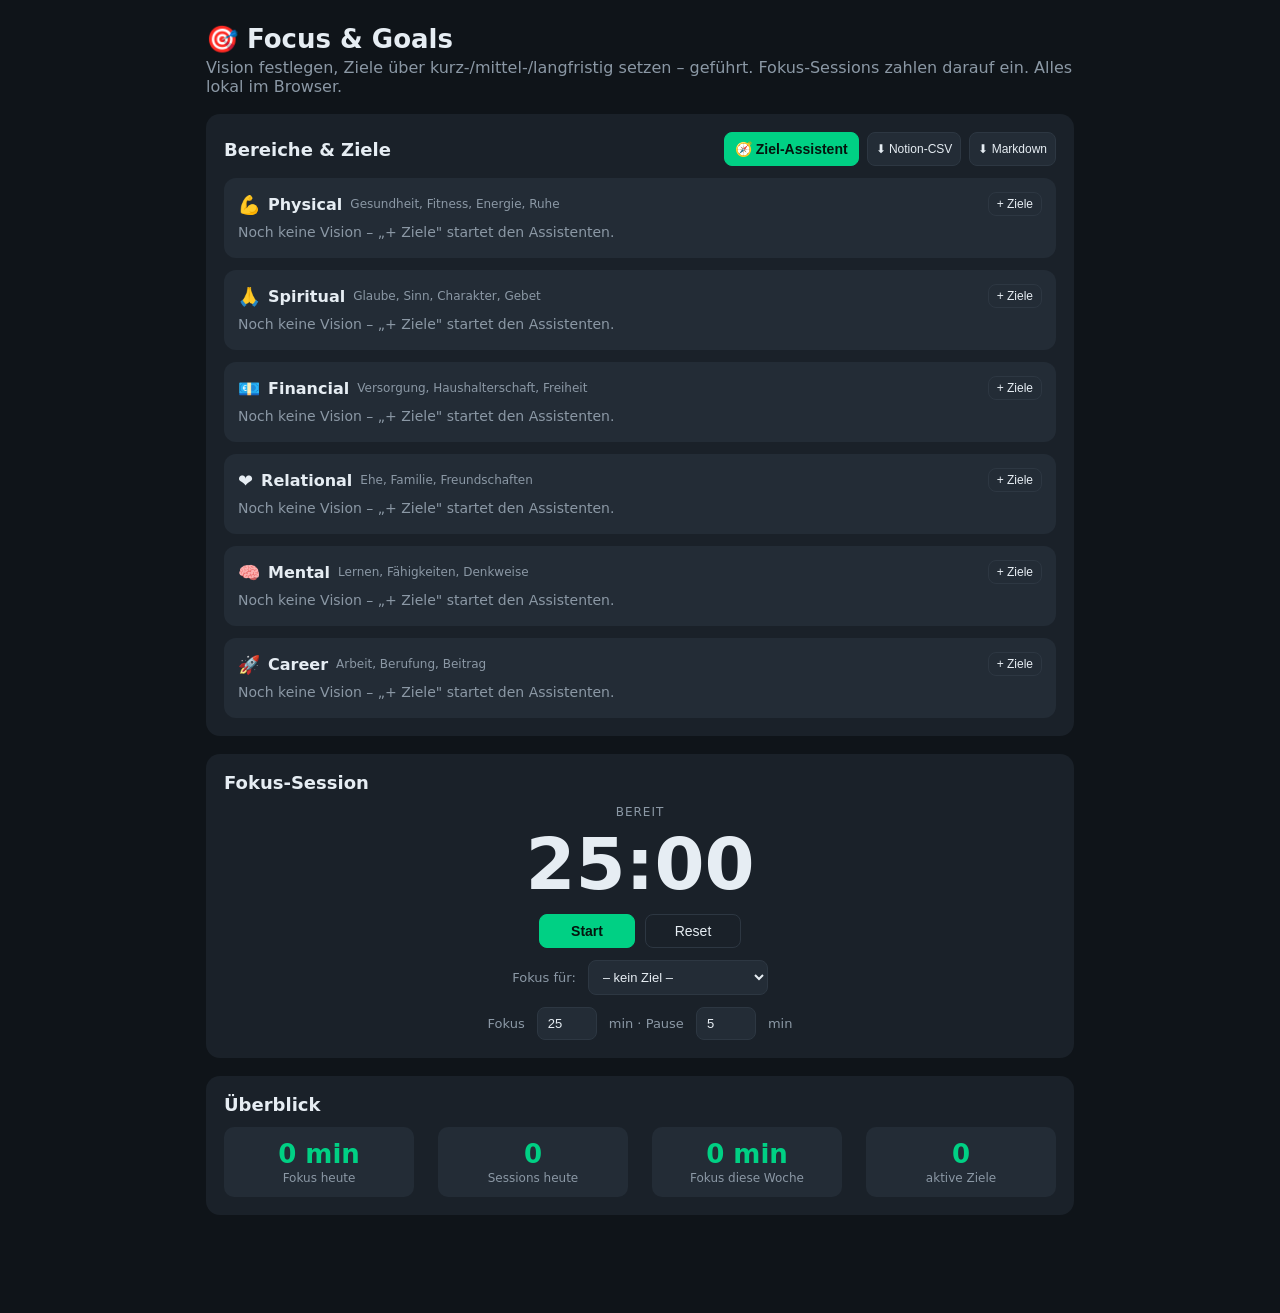
<file: docs/index.html>
<!doctype html>
<html lang="de">
<head>
<meta charset="UTF-8">
<meta name="viewport" content="width=device-width, initial-scale=1.0">
<title>Focus & Goals</title>
<style>
:root {
  --bg: #0f1419;
  --panel: #1a2129;
  --panel2: #232c36;
  --line: #2d3742;
  --text: #e6edf3;
  --muted: #8b98a5;
  --accent: #00d084;
  --accent2: #4aa8ff;
  --warn: #e0b13a;
  --danger: #d65a6e;
}
* { box-sizing: border-box; }
body {
  margin: 0;
  font-family: system-ui, -apple-system, "Segoe UI", Roboto, sans-serif;
  background: var(--bg); color: var(--text);
}
.app { max-width: 900px; margin: 0 auto; padding: 24px 16px 80px; }

header h1 { margin: 0 0 4px; font-size: 26px; }
.sub { color: var(--muted); margin: 0 0 18px; }

section { background: var(--panel); border-radius: 14px; padding: 18px; margin-bottom: 18px; }
h2 { margin: 0 0 12px; font-size: 18px; }
h3 { font-size: 14px; color: var(--muted); margin: 14px 0 6px; }

button, input, select {
  background: var(--panel2); color: var(--text);
  border: 1px solid var(--line); border-radius: 8px; padding: 8px 10px; font-size: 14px;
}
button { cursor: pointer; }
button:hover { border-color: var(--accent); }
button.primary { background: var(--accent); color: #04150e; border-color: var(--accent); font-weight: 600; }
button.ghost { background: transparent; }
button.sm { padding: 4px 8px; font-size: 12px; }
input::placeholder { color: var(--muted); }

/* ---- Focus timer ---- */
.focus { text-align: center; }
.timer-mode { color: var(--muted); text-transform: uppercase; letter-spacing: 1px; font-size: 12px; }
.timer-display { font-size: 72px; font-weight: 700; font-variant-numeric: tabular-nums; line-height: 1.1; margin: 6px 0; }
.timer-display.work { color: var(--accent); }
.timer-display.break { color: var(--accent2); }
.timer-display.idle { color: var(--text); }
.timer-controls { display: flex; gap: 10px; justify-content: center; flex-wrap: wrap; margin: 10px 0 4px; }
.timer-controls button { min-width: 96px; }
.focus-row { display: flex; gap: 12px; justify-content: center; align-items: center; flex-wrap: wrap; margin-top: 12px; color: var(--muted); font-size: 13px; }
.focus-row select, .focus-row input { font-size: 13px; }
.focus-row input.mins { width: 60px; }
.linkgoal select { min-width: 180px; }

.today { display: flex; gap: 24px; flex-wrap: wrap; }
.stat { background: var(--panel2); border-radius: 10px; padding: 12px 16px; flex: 1; min-width: 120px; text-align: center; }
.stat .num { font-size: 26px; font-weight: 700; color: var(--accent); }
.stat .lbl { color: var(--muted); font-size: 12px; margin-top: 2px; }

/* ---- Goals ---- */
.goal { background: var(--panel2); border-radius: 12px; padding: 14px; margin-bottom: 12px; border-left: 4px solid var(--accent); }
.goal.done { opacity: 0.6; }
.goal-head { display: flex; align-items: center; gap: 10px; }
.goal-title { font-size: 16px; font-weight: 600; flex: 1; }
.goal-meta { color: var(--muted); font-size: 12px; }
.goal-actions { display: flex; gap: 6px; flex-wrap: wrap; }
.bar { height: 8px; background: var(--line); border-radius: 5px; overflow: hidden; margin: 10px 0 6px; }
.bar > span { display: block; height: 100%; background: var(--accent); }
.goal-stats { display: flex; gap: 16px; color: var(--muted); font-size: 12px; margin-top: 6px; flex-wrap: wrap; }
.miles { list-style: none; margin: 8px 0 0; padding: 0; }
.miles li { display: flex; align-items: center; gap: 8px; padding: 4px 0; }
.miles li.done span.mt { text-decoration: line-through; color: var(--muted); }
.miles .mt { flex: 1; }
.addrow { display: flex; gap: 8px; flex-wrap: wrap; margin-top: 8px; }
.addrow input { flex: 1; min-width: 140px; }
.due-soon { color: var(--warn); }
.due-over { color: var(--danger); }
.muted { color: var(--muted); }
.flash { animation: flash 0.8s ease 3; }
@keyframes flash { 50% { background: rgba(0,208,132,0.25); } }

.small { font-size: 12px; }
textarea { width: 100%; background: var(--panel2); color: var(--text); border: 1px solid var(--line); border-radius: 8px; padding: 10px; font: inherit; resize: vertical; }
label.fld { display: block; margin: 10px 0; font-size: 13px; color: var(--muted); }
label.fld input { display: block; width: 100%; margin-top: 4px; }

/* Areas overview */
.areas-head { display: flex; align-items: center; justify-content: space-between; gap: 10px; flex-wrap: wrap; }
.areas-head h2 { margin: 0; }
.areas-actions { display: flex; gap: 8px; flex-wrap: wrap; }
.area { background: var(--panel2); border-radius: 12px; padding: 14px; margin-top: 12px; }
.area-h { display: flex; align-items: center; gap: 8px; flex-wrap: wrap; }
.ai { font-size: 18px; }
.vision { margin: 8px 0 4px; font-size: 14px; }
.hz { margin-top: 10px; }
.hz-lbl { font-size: 12px; text-transform: uppercase; letter-spacing: .5px; color: var(--accent2); margin-bottom: 4px; }
.hz-lbl.muted { color: var(--muted); }

.season { background: linear-gradient(135deg, rgba(0,208,132,0.18), rgba(74,168,255,0.12)); border: 1px solid var(--accent); border-radius: 12px; padding: 12px 16px; margin: 12px 0; }
.season-lbl { color: var(--accent); font-weight: 700; font-size: 13px; }
.season-goal { font-size: 18px; font-weight: 700; margin: 2px 0; }

.goal { background: var(--panel); border-radius: 10px; padding: 12px; margin-bottom: 8px; border-left: 4px solid var(--line); }
.goal.season-pri { border-left-color: var(--accent); }
.goal.done { opacity: 0.55; }
.goal-head { display: flex; align-items: center; gap: 8px; }
.goal-title { font-size: 15px; font-weight: 600; flex: 1; }
.goal-actions { display: flex; gap: 4px; }
.goal-meta { color: var(--muted); font-size: 12px; margin-top: 4px; display: flex; gap: 8px; flex-wrap: wrap; }
.bar { height: 7px; background: var(--line); border-radius: 5px; overflow: hidden; margin: 8px 0 4px; }
.bar > span { display: block; height: 100%; background: var(--accent); }
.goal-stats { display: flex; gap: 14px; color: var(--muted); font-size: 12px; }
.miles { list-style: none; margin: 8px 0 0; padding: 0; }
.miles li { display: flex; align-items: center; gap: 8px; padding: 3px 0; }
.miles li.done .mt { text-decoration: line-through; color: var(--muted); }
.miles .mt { flex: 1; }
.addrow { display: flex; gap: 8px; margin-top: 8px; }
.addrow input { flex: 1; }
.due-soon { color: var(--warn); } .due-over { color: var(--danger); }

/* Wizard */
.wiz-top { display: flex; justify-content: space-between; align-items: center; margin-bottom: 6px; }
.wiz-prog { color: var(--muted); font-size: 12px; }
.area-pick { display: grid; grid-template-columns: repeat(auto-fit, minmax(150px,1fr)); gap: 10px; margin-top: 12px; }
.area-btn { display: flex; flex-direction: column; align-items: flex-start; gap: 2px; padding: 14px; text-align: left; }
.area-btn .ai { font-size: 22px; }
.area-btn small { color: var(--muted); font-weight: 400; }
.wiz-nav { display: flex; justify-content: space-between; gap: 10px; margin-top: 16px; }
.wiz-nav button:only-child { margin-left: auto; }
.review { margin: 8px 0 0; padding-left: 18px; line-height: 1.7; }

</style>
</head>
<body>
<div class="app">
  <header>
    <h1>🎯 Focus &amp; Goals</h1>
    <p class="sub">Vision festlegen, Ziele über kurz-/mittel-/langfristig setzen – geführt. Fokus-Sessions zahlen darauf ein. Alles lokal im Browser.</p>
  </header>
  <section id="wizard" style="display:none"></section>
  <section id="areas"></section>
  <section id="focusCard"></section>
  <section id="overview"></section>
</div>
<script>
/* Focus & Goals – geführter Ziel-Assistent (Vision → Ziele über 3 Horizonte).
   Vanilla JS, alles lokal im Browser. */
(function () {
  'use strict'

  // ---------- Bereiche (aus "FULL FOCUS") ----------
  var SEED_AREAS = [
    { id:'physical',  name:'Physical',   desc:'Gesundheit, Fitness, Energie, Ruhe' },
    { id:'spiritual', name:'Spiritual',  desc:'Glaube, Sinn, Charakter, Gebet' },
    { id:'financial', name:'Financial',  desc:'Versorgung, Haushalterschaft, Freiheit' },
    { id:'relational',name:'Relational', desc:'Ehe, Familie, Freundschaften' },
    { id:'mental',    name:'Mental',     desc:'Lernen, Fähigkeiten, Denkweise' },
    { id:'career',    name:'Career',     desc:'Arbeit, Berufung, Beitrag' },
  ]
  var AREA_ICON = { physical:'💪', spiritual:'🙏', financial:'💶', relational:'❤️', mental:'🧠', career:'🚀' }

  // ---------- Zeithorizonte (Goal = Vision + Timeline) ----------
  var HORIZONS = [
    { key:'long',  label:'Langfristig',   span:'~1 Jahr',
      q:'Dein 1-Jahres-Ziel', hint:'Die Vision mit Zeitachse: Was willst du in rund einem Jahr erreicht haben? Mach es SMART – konkret und messbar.' },
    { key:'mid',   label:'Mittelfristig', span:'1–3 Monate',
      q:'Dein 1–3-Monats-Ziel', hint:'Welcher Meilenstein in 1–3 Monaten bringt dich dem Jahresziel spürbar näher?' },
    { key:'short', label:'Kurzfristig',   span:'1–2 Wochen',
      q:'Dein 1–2-Wochen-Ziel', hint:'Was ist der nächste konkrete Schritt für die nächsten 1–2 Wochen?' },
  ]
  function horizon(key){ return HORIZONS.find(function(h){return h.key===key}) }

  // ---------- State ----------
  var KEY = 'focus-goals-v2'
  var state = load()
  function defaults(){
    return { settings:{workMin:25,breakMin:5}, areas:SEED_AREAS.map(function(a){return {id:a.id,name:a.name,desc:a.desc,vision:''}}), goals:[], sessions:[] }
  }
  function load(){
    try{ var r=localStorage.getItem(KEY); if(r){ var s=JSON.parse(r); s.settings=s.settings||{workMin:25,breakMin:5}; s.areas=s.areas||defaults().areas; s.goals=s.goals||[]; s.sessions=s.sessions||[]; return s } }catch(e){}
    return defaults()
  }
  function save(){ try{ localStorage.setItem(KEY, JSON.stringify(state)) }catch(e){} }
  function uid(){ return Math.random().toString(36).slice(2,9)+(state.goals.length+state.sessions.length) }

  // ---------- UI-Runtime (nicht persistiert) ----------
  var timer = { mode:'idle', remaining:0, running:false, goalId:'', intId:null }
  var wiz = { open:false, step:0, areaId:'', draft:null }
  var WSTEPS = ['area','vision','long','mid','short','done']

  // ---------- Helpers ----------
  function el(id){ return document.getElementById(id) }
  function esc(s){ return String(s).replace(/[&<>"]/g,function(c){return{'&':'&amp;','<':'&lt;','>':'&gt;','"':'&quot;'}[c]}) }
  function pad(n){ return (n<10?'0':'')+n }
  function fmt(secs){ return pad(Math.floor(secs/60))+':'+pad(secs%60) }
  function ymd(d){ return d.getFullYear()+'-'+pad(d.getMonth()+1)+'-'+pad(d.getDate()) }
  function addDays(n){ var d=new Date(); d.setDate(d.getDate()+n); return ymd(d) }
  function addMonths(n){ var d=new Date(); d.setMonth(d.getMonth()+n); return ymd(d) }
  function addYears(n){ var d=new Date(); d.setFullYear(d.getFullYear()+n); return ymd(d) }
  function defDeadline(key){ return key==='long'?addYears(1):key==='mid'?addMonths(2):addDays(14) }
  function startOfWeek(d){ var x=new Date(d); var day=(x.getDay()+6)%7; x.setHours(0,0,0,0); x.setDate(x.getDate()-day); return x.getTime() }
  function isToday(ts){ var d=new Date(); d.setHours(0,0,0,0); return ts>=d.getTime() }
  function isThisWeek(ts){ return ts>=startOfWeek(new Date()) }
  function areaById(id){ return state.areas.find(function(a){return a.id===id}) }
  function goalById(id){ return state.goals.find(function(g){return g.id===id}) }
  function goalsOfArea(id){ return state.goals.filter(function(g){return g.areaId===id}) }
  function goalFocus(id){ var min=0,c=0; state.sessions.forEach(function(s){ if(s.goalId===id){min+=s.min;c++} }); return {min:min,count:c} }
  function totalMin(f){ var m=0; state.sessions.forEach(function(s){ if(f(s.ts)) m+=s.min }); return m }
  function sessCount(f){ var c=0; state.sessions.forEach(function(s){ if(f(s.ts)) c++ }); return c }
  function humanMin(min){ if(min<60)return min+' min'; var h=Math.floor(min/60),m=min%60; return h+' h'+(m?' '+m+' min':'') }
  function goalProgress(g){ if(g.status==='done')return 100; if(!g.milestones||!g.milestones.length)return 0; return Math.round(g.milestones.filter(function(m){return m.done}).length/g.milestones.length*100) }
  function seasonGoal(){ return state.goals.find(function(g){return g.seasonPriority && g.status!=='done'}) }

  // ---------- Export (Notion) ----------
  var HZ_LABEL = { long:'Langfristig (~1 Jahr)', mid:'Mittelfristig (1–3 Monate)', short:'Kurzfristig (1–2 Wochen)' }
  function download(name, text, mime){
    try{
      var b=new Blob([text],{type:mime+';charset=utf-8'}), u=URL.createObjectURL(b)
      var a=document.createElement('a'); a.href=u; a.download=name; document.body.appendChild(a); a.click(); a.remove(); URL.revokeObjectURL(u)
    }catch(e){ alert('Download nicht möglich: '+e) }
  }
  function csvCell(v){ v=(v==null?'':String(v)); return '"'+v.replace(/"/g,'""')+'"' }
  function exportCSV(){
    var head=['Bereich','Vision','Horizont','Ziel','Messbar','Deadline','Fortschritt %','Status','Saison-Prioritaet','Fokus (min)']
    var rows=[head.map(csvCell).join(',')]
    state.areas.forEach(function(a){
      goalsOfArea(a.id).forEach(function(g){
        rows.push([ a.name, a.vision||'', HZ_LABEL[g.horizon]||g.horizon, g.title, g.measurable||'',
          g.deadline||'', goalProgress(g), g.status==='done'?'Erledigt':'Aktiv',
          g.seasonPriority?'Ja':'', goalFocus(g.id).min ].map(csvCell).join(','))
      })
    })
    download('focus-goals.csv', '﻿'+rows.join('\r\n'), 'text/csv')
  }
  function buildMarkdown(){
    var lines=['# Focus & Goals — Export ('+new Date().toLocaleDateString('de')+')','']
    var sg=seasonGoal()
    if(sg){ var sa=areaById(sg.areaId); lines.push('> ★ **Diese Saison – die eine Sache:** '+(sa?sa.name+': ':'')+sg.title,'') }
    state.areas.forEach(function(a){
      var goals=goalsOfArea(a.id)
      if(!a.vision && !goals.length) return
      lines.push('## '+(AREA_ICON[a.id]||'🎯')+' '+a.name)
      if(a.vision) lines.push('**Vision:** '+a.vision)
      HORIZONS.forEach(function(hz){
        var list=goals.filter(function(g){return g.horizon===hz.key})
        if(!list.length) return
        lines.push('','### '+hz.label+' · '+hz.span)
        list.forEach(function(g){
          var bits=[]
          if(g.measurable) bits.push('🎯 '+g.measurable)
          if(g.deadline) bits.push('📅 '+g.deadline)
          bits.push(goalProgress(g)+'%')
          if(g.status==='done') bits.push('✅ erledigt')
          if(g.seasonPriority) bits.push('★ Saison')
          lines.push('- **'+g.title+'**'+(bits.length?' — '+bits.join(' · '):''))
          ;(g.milestones||[]).forEach(function(m){ lines.push('    - ['+(m.done?'x':' ')+'] '+m.text) })
        })
      })
      lines.push('')
    })
    return lines.join('\n')
  }
  function exportMarkdown(){
    var md=buildMarkdown()
    if(navigator.clipboard && navigator.clipboard.writeText){
      navigator.clipboard.writeText(md).then(function(){ alert('Markdown in die Zwischenablage kopiert.\n\nIn Notion: neue Seite öffnen und einfügen (Cmd/Ctrl+V).') },
        function(){ download('focus-goals.md', md, 'text/markdown') })
    } else download('focus-goals.md', md, 'text/markdown')
  }

  // ---------- Timer ----------
  function beep(){ try{ var c=new (window.AudioContext||window.webkitAudioContext)(),o=c.createOscillator(),g=c.createGain(); o.connect(g);g.connect(c.destination); o.type='sine';o.frequency.value=660;g.gain.value=0.15;o.start();o.stop(c.currentTime+0.25) }catch(e){} }
  function stopInt(){ if(timer.intId){clearInterval(timer.intId);timer.intId=null} }
  function tick(){
    if(timer.remaining>0){ timer.remaining--; renderTimer(); return }
    stopInt()
    if(timer.mode==='work'){ logSession(); beep(); flash(el('focusCard')); timer.mode='break'; timer.remaining=state.settings.breakMin*60; timer.running=false }
    else if(timer.mode==='break'){ beep(); timer.mode='idle'; timer.remaining=0; timer.running=false }
    renderTimer(); renderOverview(); renderAreas(); setTitle()
  }
  function startTimer(){ if(timer.mode==='idle'){timer.mode='work';timer.remaining=state.settings.workMin*60} timer.running=true; stopInt(); timer.intId=setInterval(tick,1000); renderTimer(); setTitle() }
  function pauseTimer(){ timer.running=false; stopInt(); renderTimer(); setTitle() }
  function resetTimer(){ stopInt(); timer.mode='idle'; timer.remaining=0; timer.running=false; renderTimer(); setTitle() }
  function startBreak(){ timer.mode='break'; timer.remaining=state.settings.breakMin*60; startTimer() }
  function logSession(){ state.sessions.push({id:uid(),ts:Date.now(),min:state.settings.workMin,goalId:timer.goalId||''}); save() }
  function setTitle(){ document.title = (timer.running&&timer.remaining>0) ? fmt(timer.remaining)+' · '+(timer.mode==='work'?'Fokus':'Pause') : 'Focus & Goals' }
  function flash(n){ if(!n)return; n.classList.remove('flash'); void n.offsetWidth; n.classList.add('flash') }

  // ---------- Render: Timer + Overview ----------
  function renderTimer(){
    var disp = timer.mode==='idle'?fmt(state.settings.workMin*60):fmt(timer.remaining)
    var modeLabel = timer.mode==='work'?'Fokus läuft':timer.mode==='break'?'Pause':'Bereit'
    var active = state.goals.filter(function(g){return g.status!=='done'})
    var h='<h2>Fokus-Session</h2>'
    h+='<div class="focus"><div class="timer-mode">'+esc(modeLabel)+'</div><div class="timer-display '+timer.mode+'">'+disp+'</div>'
    h+='<div class="timer-controls">'
    h+= !timer.running ? '<button id="tStart" class="primary">'+(timer.mode==='idle'?'Start':'Weiter')+'</button>' : '<button id="tPause">Pause</button>'
    if(timer.mode==='break'&&!timer.running) h+='<button id="tBreak">Pause starten</button>'
    h+='<button id="tReset" class="ghost">Reset</button></div>'
    h+='<div class="focus-row linkgoal">Fokus für: <select id="tGoal"><option value="">– kein Ziel –</option>'
    active.forEach(function(g){ var a=areaById(g.areaId); h+='<option value="'+g.id+'"'+(g.id===timer.goalId?' selected':'')+'>'+esc((a?a.name+': ':'')+g.title)+'</option>' })
    h+='</select></div>'
    h+='<div class="focus-row">Fokus <input class="mins" id="sWork" type="number" min="1" max="180" value="'+state.settings.workMin+'"> min · Pause <input class="mins" id="sBreak" type="number" min="1" max="60" value="'+state.settings.breakMin+'"> min</div></div>'
    el('focusCard').innerHTML=h
    if(el('tStart'))el('tStart').onclick=startTimer
    if(el('tPause'))el('tPause').onclick=pauseTimer
    if(el('tBreak'))el('tBreak').onclick=startBreak
    el('tReset').onclick=resetTimer
    el('tGoal').onchange=function(){ timer.goalId=this.value }
    el('sWork').onchange=function(){ state.settings.workMin=Math.max(1,Math.min(180,+this.value||25)); save(); if(timer.mode==='idle')renderTimer() }
    el('sBreak').onchange=function(){ state.settings.breakMin=Math.max(1,Math.min(60,+this.value||5)); save() }
  }

  function renderOverview(){
    el('overview').innerHTML='<h2>Überblick</h2><div class="today">'
      +'<div class="stat"><div class="num">'+humanMin(totalMin(isToday))+'</div><div class="lbl">Fokus heute</div></div>'
      +'<div class="stat"><div class="num">'+sessCount(isToday)+'</div><div class="lbl">Sessions heute</div></div>'
      +'<div class="stat"><div class="num">'+humanMin(totalMin(isThisWeek))+'</div><div class="lbl">Fokus diese Woche</div></div>'
      +'<div class="stat"><div class="num">'+state.goals.filter(function(g){return g.status!=="done"}).length+'</div><div class="lbl">aktive Ziele</div></div></div>'
  }

  function dueLabel(due){
    if(!due)return ''
    var d=new Date(due+'T00:00:00'),now=new Date();now.setHours(0,0,0,0)
    var days=Math.round((d-now)/86400000)
    var cls=days<0?'due-over':days<=7?'due-soon':'muted'
    var txt=days<0?('überfällig ('+(-days)+' T)'):days===0?'heute fällig':days===1?'morgen fällig':('in '+days+' Tagen')
    return '<span class="'+cls+'">📅 '+esc(d.toLocaleDateString('de'))+' · '+txt+'</span>'
  }

  // ---------- Render: Ziel-Assistent (Wizard) ----------
  function startWizard(areaId){
    wiz.open=true; wiz.step=areaId?1:0; wiz.areaId=areaId||''
    var a=areaId?areaById(areaId):null
    wiz.draft={ vision:a?a.vision:'', long:{title:'',measurable:'',deadline:''}, mid:{title:'',measurable:'',deadline:''}, short:{title:'',measurable:'',deadline:''} }
    renderWizard(); window.scrollTo(0,0)
  }
  function closeWizard(){ wiz.open=false; renderWizard(); renderAreas() }
  function commitWizard(){
    var a=areaById(wiz.areaId); if(a) a.vision=wiz.draft.vision.trim()
    ;['long','mid','short'].forEach(function(k){
      var d=wiz.draft[k]; if(d.title && d.title.trim()){
        state.goals.push({ id:uid(), areaId:wiz.areaId, horizon:k, title:d.title.trim(), measurable:(d.measurable||'').trim(), deadline:d.deadline||defDeadline(k), why:'', milestones:[], status:'active', seasonPriority:false, created:Date.now() })
      }
    })
    save(); wiz.open=false; renderWizard(); renderAreas(); renderTimer(); renderOverview()
  }

  function renderWizard(){
    var box=el('wizard')
    if(!wiz.open){ box.innerHTML=''; box.style.display='none'; return }
    box.style.display='block'
    var step=WSTEPS[wiz.step]
    var h='<div class="wiz">'
    h+='<div class="wiz-top"><span class="wiz-prog">Schritt '+(wiz.step+1)+' / '+WSTEPS.length+'</span><button id="wClose" class="sm ghost">✕ schließen</button></div>'

    if(step==='area'){
      h+='<h2>🧭 Ziel-Assistent</h2><p class="muted">In welchem Lebensbereich willst du Ziele setzen? Du gehst danach Schritt für Schritt durch: Vision → Langfristig → Mittel → Kurzfristig.</p>'
      h+='<div class="area-pick">'
      state.areas.forEach(function(a){ h+='<button class="area-btn" data-pick="'+a.id+'"><span class="ai">'+(AREA_ICON[a.id]||'🎯')+'</span><b>'+esc(a.name)+'</b><small>'+esc(a.desc)+'</small></button>' })
      h+='</div>'
    } else if(step==='vision'){
      var a=areaById(wiz.areaId)
      h+='<h2>'+(AREA_ICON[a.id]||'🎯')+' Vision · '+esc(a.name)+'</h2>'
      h+='<p class="muted">Deine <b>Vision</b> ist das längerfristige, gewünschte Ergebnis – wohin willst du in „'+esc(a.name)+'"? Noch ohne Datum, ruhig groß denken.</p>'
      h+='<textarea id="wVision" rows="4" placeholder="z. B. „Ich bin körperlich stark, energiegeladen und gesund – ein Vorbild für meine Familie.">'+esc(wiz.draft.vision)+'</textarea>'
    } else if(step==='long'||step==='mid'||step==='short'){
      var hz=horizon(step), d=wiz.draft[step]
      if(!d.deadline) d.deadline=defDeadline(step)
      h+='<h2>'+esc(hz.label)+' · '+esc(hz.span)+'</h2>'
      h+='<p class="muted"><b>Goal = Vision mit Zeitachse.</b> '+esc(hz.hint)+'</p>'
      h+='<label class="fld">Ziel<input id="wTitle" placeholder="'+esc(hz.q)+'…" value="'+esc(d.title)+'"></label>'
      h+='<label class="fld">Messbar (woran erkennst du, dass es erreicht ist?)<input id="wMeas" placeholder="z. B. 5 kg abgenommen / 8.000 € getilgt" value="'+esc(d.measurable)+'"></label>'
      h+='<label class="fld">Deadline<input id="wDue" type="date" value="'+esc(d.deadline)+'"></label>'
      h+='<p class="muted small">Optional – leer lassen und „Weiter", wenn dieser Horizont (noch) nicht dran ist.</p>'
    } else if(step==='done'){
      var a2=areaById(wiz.areaId)
      h+='<h2>✓ Fertig · '+esc(a2.name)+'</h2><p class="muted">Das wird gespeichert:</p><ul class="review">'
      h+='<li><b>Vision:</b> '+(wiz.draft.vision.trim()?esc(wiz.draft.vision.trim()):'<span class="muted">—</span>')+'</li>'
      ;['long','mid','short'].forEach(function(k){ var d=wiz.draft[k]; if(d.title&&d.title.trim()){ var hz=horizon(k); h+='<li><b>'+esc(hz.label)+':</b> '+esc(d.title.trim())+(d.measurable?' · <span class="muted">'+esc(d.measurable)+'</span>':'')+' · '+esc(d.deadline||'')+'</li>' } })
      h+='</ul>'
    }

    // Navigation
    h+='<div class="wiz-nav">'
    if(wiz.step>0 && step!=='area') h+='<button id="wBack" class="ghost">← Zurück</button>'
    if(step==='done') h+='<button id="wSave" class="primary">Speichern</button>'
    else if(step!=='area') h+='<button id="wNext" class="primary">Weiter →</button>'
    h+='</div></div>'
    box.innerHTML=h

    if(el('wClose'))el('wClose').onclick=closeWizard
    box.querySelectorAll('[data-pick]').forEach(function(b){ b.onclick=function(){ wiz.areaId=b.getAttribute('data-pick'); var ar=areaById(wiz.areaId); wiz.draft.vision=ar.vision||''; wiz.step=1; renderWizard() } })
    if(el('wBack'))el('wBack').onclick=function(){ readStep(); wiz.step--; renderWizard() }
    if(el('wNext'))el('wNext').onclick=function(){ readStep(); wiz.step++; renderWizard() }
    if(el('wSave'))el('wSave').onclick=function(){ commitWizard() }
  }
  function readStep(){
    var step=WSTEPS[wiz.step]
    if(step==='vision' && el('wVision')) wiz.draft.vision=el('wVision').value
    else if((step==='long'||step==='mid'||step==='short')){
      if(el('wTitle')) wiz.draft[step].title=el('wTitle').value
      if(el('wMeas')) wiz.draft[step].measurable=el('wMeas').value
      if(el('wDue')) wiz.draft[step].deadline=el('wDue').value
    }
  }

  // ---------- Render: Bereiche & Ziele ----------
  function renderAreas(){
    var box=el('areas')
    var h='<div class="areas-head"><h2>Bereiche & Ziele</h2><div class="areas-actions">'
      +'<button id="startWiz" class="primary">🧭 Ziel-Assistent</button>'
      +'<button id="expCsv" class="sm">⬇ Notion-CSV</button>'
      +'<button id="expMd" class="sm">⬇ Markdown</button></div></div>'

    var sg=seasonGoal()
    if(sg){ var sa=areaById(sg.areaId)
      h+='<div class="season"><div class="season-lbl">★ Diese Saison – die eine Sache</div><div class="season-goal">'+esc((sa?sa.name+': ':'')+sg.title)+'</div><div class="muted small">Alles andere wartet seinen Turn.</div></div>'
    }

    state.areas.forEach(function(a){
      var goals=goalsOfArea(a.id)
      h+='<div class="area"><div class="area-h"><span class="ai">'+(AREA_ICON[a.id]||'🎯')+'</span><b>'+esc(a.name)+'</b> <span class="muted small">'+esc(a.desc)+'</span>'
        +'<button class="sm ghost" data-wiz="'+a.id+'" style="margin-left:auto">+ Ziele</button></div>'
      if(a.vision) h+='<div class="vision">🌅 <b>Vision:</b> '+esc(a.vision)+'</div>'
      else h+='<div class="vision muted">Noch keine Vision – „+ Ziele" startet den Assistenten.</div>'

      var active=goals.filter(function(g){return g.status!=='done'})
      var done=goals.filter(function(g){return g.status==='done'})
      HORIZONS.forEach(function(hz){
        var list=active.filter(function(g){return g.horizon===hz.key})
        if(!list.length) return
        h+='<div class="hz"><div class="hz-lbl">'+esc(hz.label)+' <span class="muted">· '+esc(hz.span)+'</span></div>'
        list.forEach(function(g){ h+=goalHtml(g) })
        h+='</div>'
      })
      if(done.length){ h+='<div class="hz"><div class="hz-lbl muted">Erledigt</div>'; done.forEach(function(g){ h+=goalHtml(g) }); h+='</div>' }
      h+='</div>'
    })
    box.innerHTML=h

    el('startWiz').onclick=function(){ startWizard('') }
    el('expCsv').onclick=exportCSV
    el('expMd').onclick=exportMarkdown
    box.querySelectorAll('[data-wiz]').forEach(function(b){ b.onclick=function(){ startWizard(b.getAttribute('data-wiz')) } })
    bindGoalEvents(box)
  }

  function goalHtml(g){
    var p=goalProgress(g), f=goalFocus(g.id)
    var h='<div class="goal'+(g.status==='done'?' done':'')+(g.seasonPriority?' season-pri':'')+'">'
    h+='<div class="goal-head"><div class="goal-title">'+esc(g.title)+'</div><div class="goal-actions">'
    if(g.status!=='done'){
      h+='<button class="sm ghost" data-act="season" data-id="'+g.id+'" title="Als Saison-Priorität">'+(g.seasonPriority?'★':'☆')+'</button>'
      h+='<button class="sm" data-act="complete" data-id="'+g.id+'">✓</button>'
    } else h+='<button class="sm" data-act="reopen" data-id="'+g.id+'">↺</button>'
    h+='<button class="sm ghost" data-act="delete" data-id="'+g.id+'">🗑</button></div></div>'
    var meta=[]
    if(g.measurable) meta.push('🎯 '+esc(g.measurable))
    if(g.deadline) meta.push(dueLabel(g.deadline))
    meta.push(p+'%')
    h+='<div class="goal-meta">'+meta.join(' · ')+'</div>'
    h+='<div class="bar"><span style="width:'+p+'%"></span></div>'
    h+='<div class="goal-stats"><span>⏱ '+humanMin(f.min)+'</span><span>▶ '+f.count+' Sessions</span></div>'
    if(g.milestones&&g.milestones.length){ h+='<ul class="miles">'; g.milestones.forEach(function(m){ h+='<li class="'+(m.done?'done':'')+'"><input type="checkbox" data-gid="'+g.id+'" data-mt="'+m.id+'"'+(m.done?' checked':'')+'><span class="mt">'+esc(m.text)+'</span></li>' }); h+='</ul>' }
    if(g.status!=='done') h+='<div class="addrow"><input data-madd="'+g.id+'" placeholder="Schritt/Meilenstein…"><button class="sm" data-maddb="'+g.id+'">+</button></div>'
    h+='</div>'
    return h
  }

  function bindGoalEvents(box){
    box.querySelectorAll('[data-act]').forEach(function(b){ b.onclick=function(){ goalAction(b.getAttribute('data-act'), b.getAttribute('data-id')) } })
    box.querySelectorAll('[data-mt]').forEach(function(cb){ cb.onclick=function(){ var g=goalById(cb.getAttribute('data-gid')), m=g.milestones.find(function(x){return x.id===cb.getAttribute('data-mt')}); m.done=!m.done; save(); renderAreas() } })
    box.querySelectorAll('[data-maddb]').forEach(function(b){ b.onclick=function(){ addMile(b.getAttribute('data-maddb')) } })
    box.querySelectorAll('[data-madd]').forEach(function(i){ i.onkeydown=function(e){ if(e.key==='Enter') addMile(i.getAttribute('data-madd')) } })
  }
  function addMile(gid){ var i=document.querySelector('[data-madd="'+gid+'"]'); var t=i.value.trim(); if(!t)return; goalById(gid).milestones.push({id:uid(),text:t,done:false}); save(); renderAreas() }
  function goalAction(act,id){
    var g=goalById(id)
    if(act==='complete'){ g.status='done'; g.seasonPriority=false }
    else if(act==='reopen'){ g.status='active' }
    else if(act==='season'){ var on=!g.seasonPriority; state.goals.forEach(function(x){x.seasonPriority=false}); g.seasonPriority=on }
    else if(act==='delete'){ if(!confirm('Ziel „'+g.title+'" löschen?'))return; state.sessions.forEach(function(s){if(s.goalId===id)s.goalId=''}); state.goals=state.goals.filter(function(x){return x.id!==id}) }
    save(); renderAreas(); renderOverview(); renderTimer()
  }

  // ---------- Init ----------
  function init(){ renderWizard(); renderAreas(); renderTimer(); renderOverview(); setTitle() }
  init()
})()

</script>
</body>
</html>
</file>
